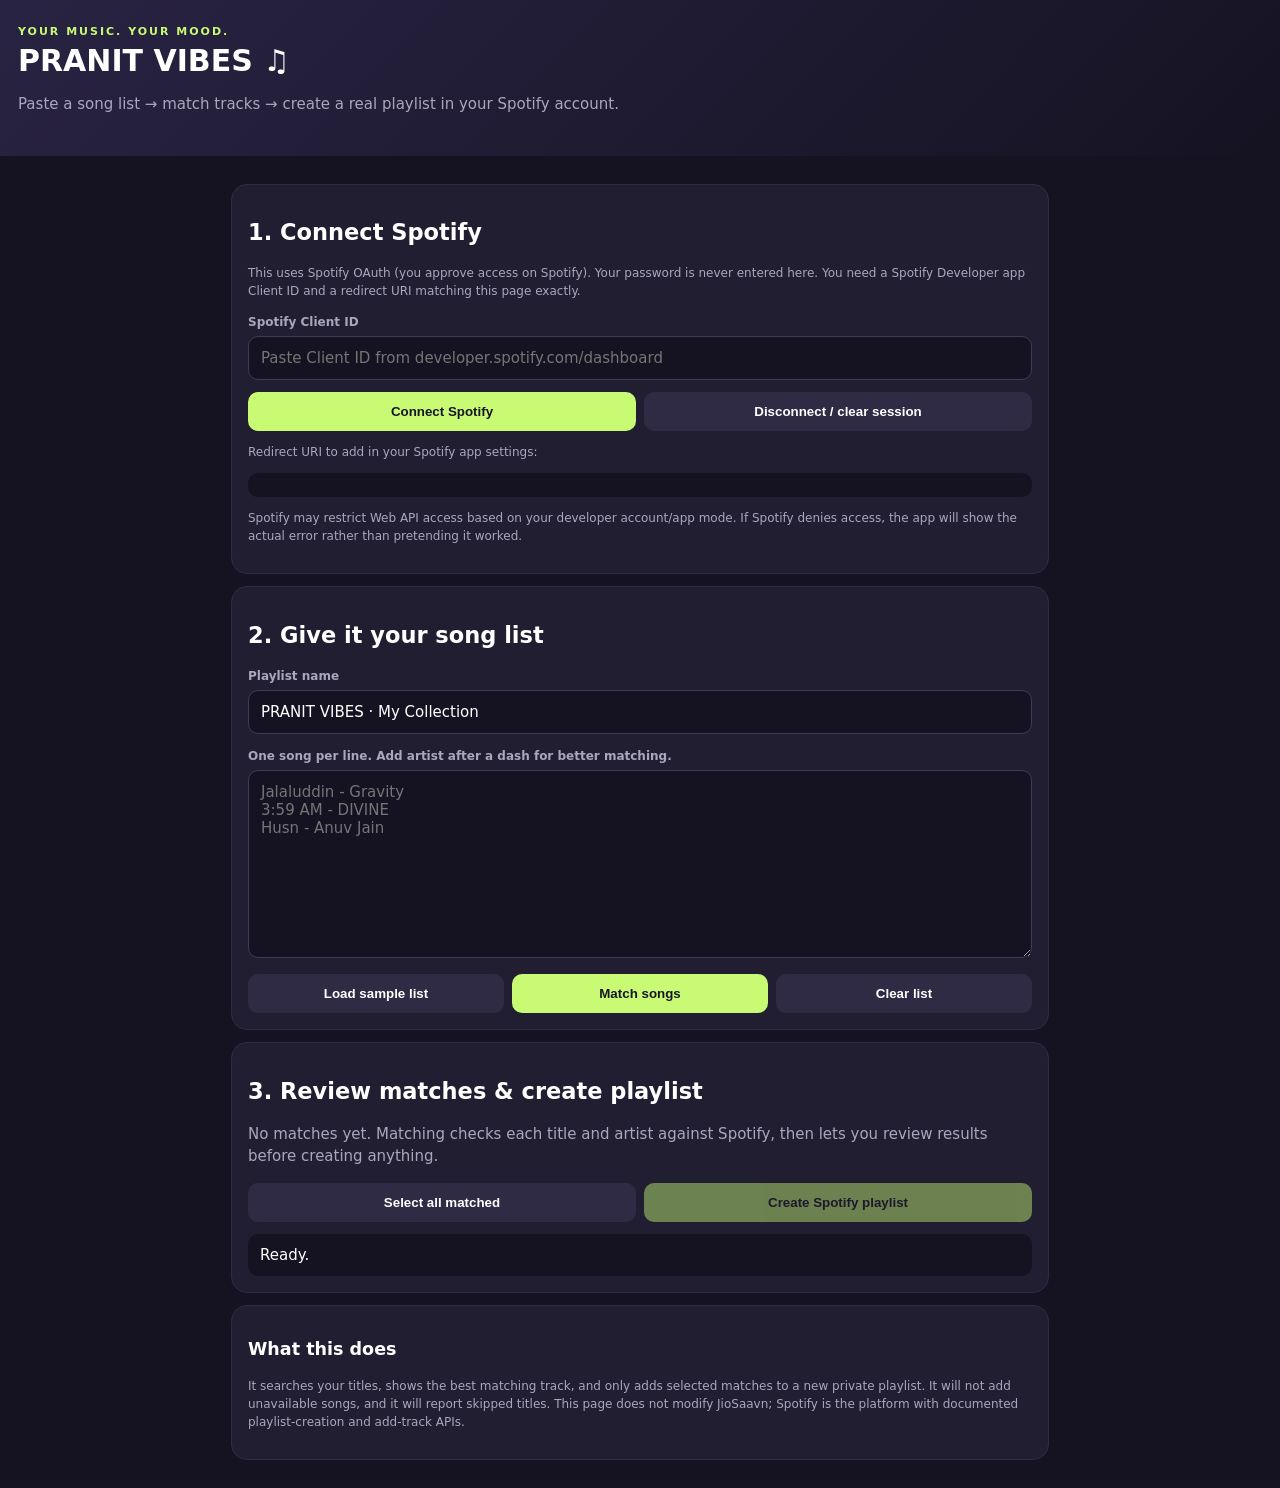
<file: playlist-web/index.html>
<!doctype html>
<html lang="en"><head><meta charset="utf-8"><meta name="viewport" content="width=device-width,initial-scale=1"><meta name="theme-color" content="#151322"><title>PRANIT VIBES · Playlist Builder</title>
<style>
:root{color-scheme:dark;--bg:#151322;--panel:#211e32;--lime:#c8fa74;--muted:#aaa7bd;--line:#403a57}*{box-sizing:border-box}body{margin:0;background:var(--bg);color:#fff;font:15px system-ui,sans-serif}header{padding:25px 18px;background:linear-gradient(135deg,#292343,#151322)}h1{margin:5px 0;font-size:30px}.eyebrow{font-size:11px;letter-spacing:2px;color:var(--lime);font-weight:800}p,.muted{color:var(--muted);line-height:1.5}.wrap{max-width:850px;margin:auto;padding:16px}.panel{background:var(--panel);border:1px solid #302b45;border-radius:16px;padding:16px;margin:12px 0}.field,textarea{width:100%;padding:12px;border-radius:10px;border:1px solid var(--line);background:#151322;color:#fff;font:inherit;margin:6px 0 12px}.row{display:flex;gap:8px;flex-wrap:wrap}.row>*{flex:1}button{border:0;border-radius:10px;padding:12px 14px;background:#302b45;color:white;font-weight:800;cursor:pointer}button.primary{background:var(--lime);color:#171525}button:disabled{opacity:.45}label{font-size:12px;color:var(--muted);font-weight:700}.status{padding:12px;border-radius:10px;background:#151322;white-space:pre-wrap;overflow-wrap:anywhere}.track{display:flex;gap:10px;padding:10px 0;border-bottom:1px solid #302b45}.track:last-child{border:0}.track input{accent-color:var(--lime)}.track .t{flex:1}.small{font-size:12px}.good{color:var(--lime)}.bad{color:#ff9d9d}a{color:var(--lime)}@media(max-width:520px){.row>*{min-width:100%}}
</style></head><body><header><div class="eyebrow">YOUR MUSIC. YOUR MOOD.</div><h1>PRANIT VIBES ♫</h1><p>Paste a song list → match tracks → create a real playlist in your Spotify account.</p></header>
<main class="wrap">
<section class="panel"><h2>1. Connect Spotify</h2><p class="small">This uses Spotify OAuth (you approve access on Spotify). Your password is never entered here. You need a Spotify Developer app Client ID and a redirect URI matching this page exactly.</p>
<label for="client">Spotify Client ID</label><input id="client" class="field" placeholder="Paste Client ID from developer.spotify.com/dashboard">
<div class="row"><button class="primary" id="connect">Connect Spotify</button><button id="logout">Disconnect / clear session</button></div>
<p class="small">Redirect URI to add in your Spotify app settings:</p><div class="status" id="redirect"></div><p class="small">Spotify may restrict Web API access based on your developer account/app mode. If Spotify denies access, the app will show the actual error rather than pretending it worked.</p></section>
<section class="panel"><h2>2. Give it your song list</h2><label for="name">Playlist name</label><input id="name" class="field" value="PRANIT VIBES · My Collection">
<label for="songs">One song per line. Add artist after a dash for better matching.</label><textarea id="songs" rows="9" placeholder="Jalaluddin - Gravity&#10;3:59 AM - DIVINE&#10;Husn - Anuv Jain"></textarea>
<div class="row"><button id="sample">Load sample list</button><button id="match" class="primary">Match songs</button><button id="clear">Clear list</button></div></section>
<section class="panel"><h2>3. Review matches & create playlist</h2><p id="summary" class="muted">No matches yet. Matching checks each title and artist against Spotify, then lets you review results before creating anything.</p><div id="results"></div><div class="row" style="margin-top:14px"><button id="selectAll">Select all matched</button><button id="create" class="primary" disabled>Create Spotify playlist</button></div><div class="status" id="status" style="margin-top:12px">Ready.</div></section>
<section class="panel"><h3>What this does</h3><p class="small">It searches your titles, shows the best matching track, and only adds selected matches to a new private playlist. It will not add unavailable songs, and it will report skipped titles. This page does not modify JioSaavn; Spotify is the platform with documented playlist-creation and add-track APIs.</p></section>
</main>
<script>
const $=id=>document.getElementById(id), REDIRECT=location.origin+location.pathname, AUTH='https://accounts.spotify.com/authorize', API='https://api.spotify.com/v1';
$('redirect').textContent=REDIRECT;
$('client').value=localStorage.getItem('pv_spotify_client')||'';
let token=null, matches=[];
function say(s,bad=false){$('status').textContent=s;$('status').className='status '+(bad?'bad':'good')}
function b64url(buf){return btoa(String.fromCharCode(...new Uint8Array(buf))).replace(/=/g,'').replace(/\+/g,'-').replace(/\//g,'_')}
async function sha(s){return crypto.subtle.digest('SHA-256',new TextEncoder().encode(s))}
function randomString(n=64){const a=new Uint8Array(n);crypto.getRandomValues(a);return Array.from(a,x=>'ABCDEFGHIJKLMNOPQRSTUVWXYZabcdefghijklmnopqrstuvwxyz0123456789-._~'[x%66]).join('')}
async function connect(){const client=$('client').value.trim();if(!client){say('Paste your Spotify Client ID first.',true);return}localStorage.setItem('pv_spotify_client',client);const verifier=randomString(64),challenge=b64url(await sha(verifier));localStorage.setItem('pv_spotify_verifier',verifier);localStorage.setItem('pv_spotify_client',client);const params=new URLSearchParams({client_id:client,response_type:'code',redirect_uri:REDIRECT,code_challenge_method:'S256',code_challenge:challenge,scope:'playlist-modify-private playlist-modify-public'});location.href=AUTH+'?'+params}
async function api(path,opts={}){const r=await fetch(API+path,{...opts,headers:{Authorization:'Bearer '+token,'Content-Type':'application/json',...(opts.headers||{})}});let d={};try{d=await r.json()}catch{}if(!r.ok)throw Error(d.error?.message||d.error_description||('Spotify API HTTP '+r.status));return d}
async function initAuth(){const qs=new URLSearchParams(location.search),code=qs.get('code'),err=qs.get('error');if(err){say('Spotify authorization failed: '+err,true);history.replaceState({},'',REDIRECT);return}if(code){const client=localStorage.getItem('pv_spotify_client'),verifier=localStorage.getItem('pv_spotify_verifier');history.replaceState({},'',REDIRECT);if(!client||!verifier){say('Login state missing. Connect again.',true);return}try{const r=await fetch('https://accounts.spotify.com/api/token',{method:'POST',headers:{'Content-Type':'application/x-www-form-urlencoded'},body:new URLSearchParams({client_id:client,grant_type:'authorization_code',code,redirect_uri:REDIRECT,code_verifier:verifier})});const d=await r.json();if(!r.ok)throw Error(d.error_description||d.error||'Token exchange failed');token=d.access_token;localStorage.setItem('pv_spotify_token',token);say('Spotify connected. You can now match songs and create a playlist.');$('connect').textContent='Spotify connected';$('create').disabled=!matches.some(x=>x.uri)}else{token=localStorage.getItem('pv_spotify_token');if(token){try{await api('/me');say('Existing Spotify session loaded.');$('connect').textContent='Spotify connected'}catch{token=null;localStorage.removeItem('pv_spotify_token');say('Session expired. Connect Spotify again.',true)}}}}
$('connect').onclick=connect;$('logout').onclick=()=>{token=null;localStorage.removeItem('pv_spotify_token');localStorage.removeItem('pv_spotify_verifier');say('Local session cleared. For full revocation, remove this app from your Spotify account settings.');$('connect').textContent='Connect Spotify';$('create').disabled=true};
$('sample').onclick=()=>$('songs').value='Jalaluddin - Gravity\nDukandaar - Gravity\nBabam Bam - Paradox\n3:59 AM - DIVINE\nKaam 25 - DIVINE\nMirchi - DIVINE, MC Altaf\nMere Gully Mein - DIVINE, Naezy\nMachayenge - Emiway Bantai\nSeedha Makeover - KR$NA\nFreeverse Feast - KR$NA\nHusn - Anuv Jain\nMaan Meri Jaan - King';
$('clear').onclick=()=>{$('songs').value='';matches=[];$('results').innerHTML='';$('summary').textContent='No matches yet.';$('create').disabled=true};
function parseLines(){return $('songs').value.split(/\n/).map(s=>s.trim()).filter(Boolean).map(line=>{const parts=line.split(/\s+[—–-]\s+/);return {raw:line,q:line,title:parts[0],artist:parts.slice(1).join(' - ')}})}
async function searchTrack(q){const data=await api('/search?type=track&limit=5&market=IN&q='+encodeURIComponent(q));return data.tracks?.items||[]}
$('match').onclick=async()=>{if(!token){say('Connect Spotify first.',true);return}const lines=parseLines();if(!lines.length){say('Paste at least one song title.',true);return}matches=[];$('results').innerHTML='';say('Searching '+lines.length+' titles…');let done=0;for(const line of lines){try{const list=await searchTrack(line.q);const chosen=list[0];matches.push({raw:line.raw,track:chosen,uri:chosen?.uri||null,selected:!!chosen})}catch(e){matches.push({raw:line.raw,track:null,uri:null,selected:false,error:e.message})}done++;$('summary').textContent='Matched '+done+' / '+lines.length+' titles…';await new Promise(r=>setTimeout(r,80))}renderMatches();say('Matching complete. Review titles and artists before creating the playlist.')};
function renderMatches(){$('results').innerHTML=matches.map((m,i)=>'<div class="track"><input type="checkbox" data-i="'+i+'" '+(m.selected?'checked':'')+' '+(!m.uri?'disabled':'')+'><div class="t"><div><b>'+esc(m.raw)+'</b></div><div class="small '+(m.uri?'good':'bad')+'">'+(m.track?esc(m.track.name+' — '+m.track.artists.map(a=>a.name).join(', ')):'No match found'+(m.error?': '+esc(m.error):''))+'</div>'+(m.track?'<a class="small" target="_blank" rel="noopener" href="'+esc(m.track.external_urls.spotify)+'">Open track</a>':'')+'</div></div>').join('');$('results').querySelectorAll('input').forEach(c=>c.onchange=()=>matches[+c.dataset.i].selected=c.checked);const n=matches.filter(m=>m.selected&&m.uri).length;$('summary').textContent=n+' tracks selected · '+matches.filter(m=>!m.uri).length+' unmatched. Review before creating.';$('create').disabled=!token||n===0}
function esc(s){return String(s).replace(/[&<>"']/g,c=>({'&':'&amp;','<':'&lt;','>':'&gt;','"':'&quot;',"'":'&#39;'}[c]))}
$('selectAll').onclick=()=>{matches.forEach(m=>m.selected=!!m.uri);renderMatches()};
$('create').onclick=async()=>{if(!token){say('Connect Spotify first.',true);return}const chosen=matches.filter(m=>m.selected&&m.uri);if(!chosen.length)return;$('create').disabled=true;try{const me=await api('/me');const pl=await api('/me/playlists',{method:'POST',body:JSON.stringify({name:$('name').value.trim()||'PRANIT VIBES',description:'Created with PRANIT VIBES playlist builder',public:false})});for(let i=0;i<chosen.length;i+=100){await api('/playlists/'+pl.id+'/items',{method:'POST',body:JSON.stringify({uris:chosen.slice(i,i+100).map(m=>m.uri)})})}const skipped=matches.filter(m=>!m.uri).map(m=>m.raw);say('Playlist created successfully: '+pl.name+'\nAdded: '+chosen.length+' tracks'+(skipped.length?'\nNot found: '+skipped.join(', '):'')+'\nOpen: '+pl.external_urls.spotify);$('status').innerHTML='Playlist created: <a target="_blank" rel="noopener" href="'+esc(pl.external_urls.spotify)+'">Open in Spotify</a><br>Added '+chosen.length+' tracks. '+(skipped.length?'Unmatched: '+esc(skipped.join(', ')):'All titles matched.')}catch(e){say('Playlist creation failed: '+e.message+'\nCheck Client ID, redirect URI, Spotify API access and account permissions.',true)}finally{$('create').disabled=false}};
initAuth();
</script></body></html>
</file>
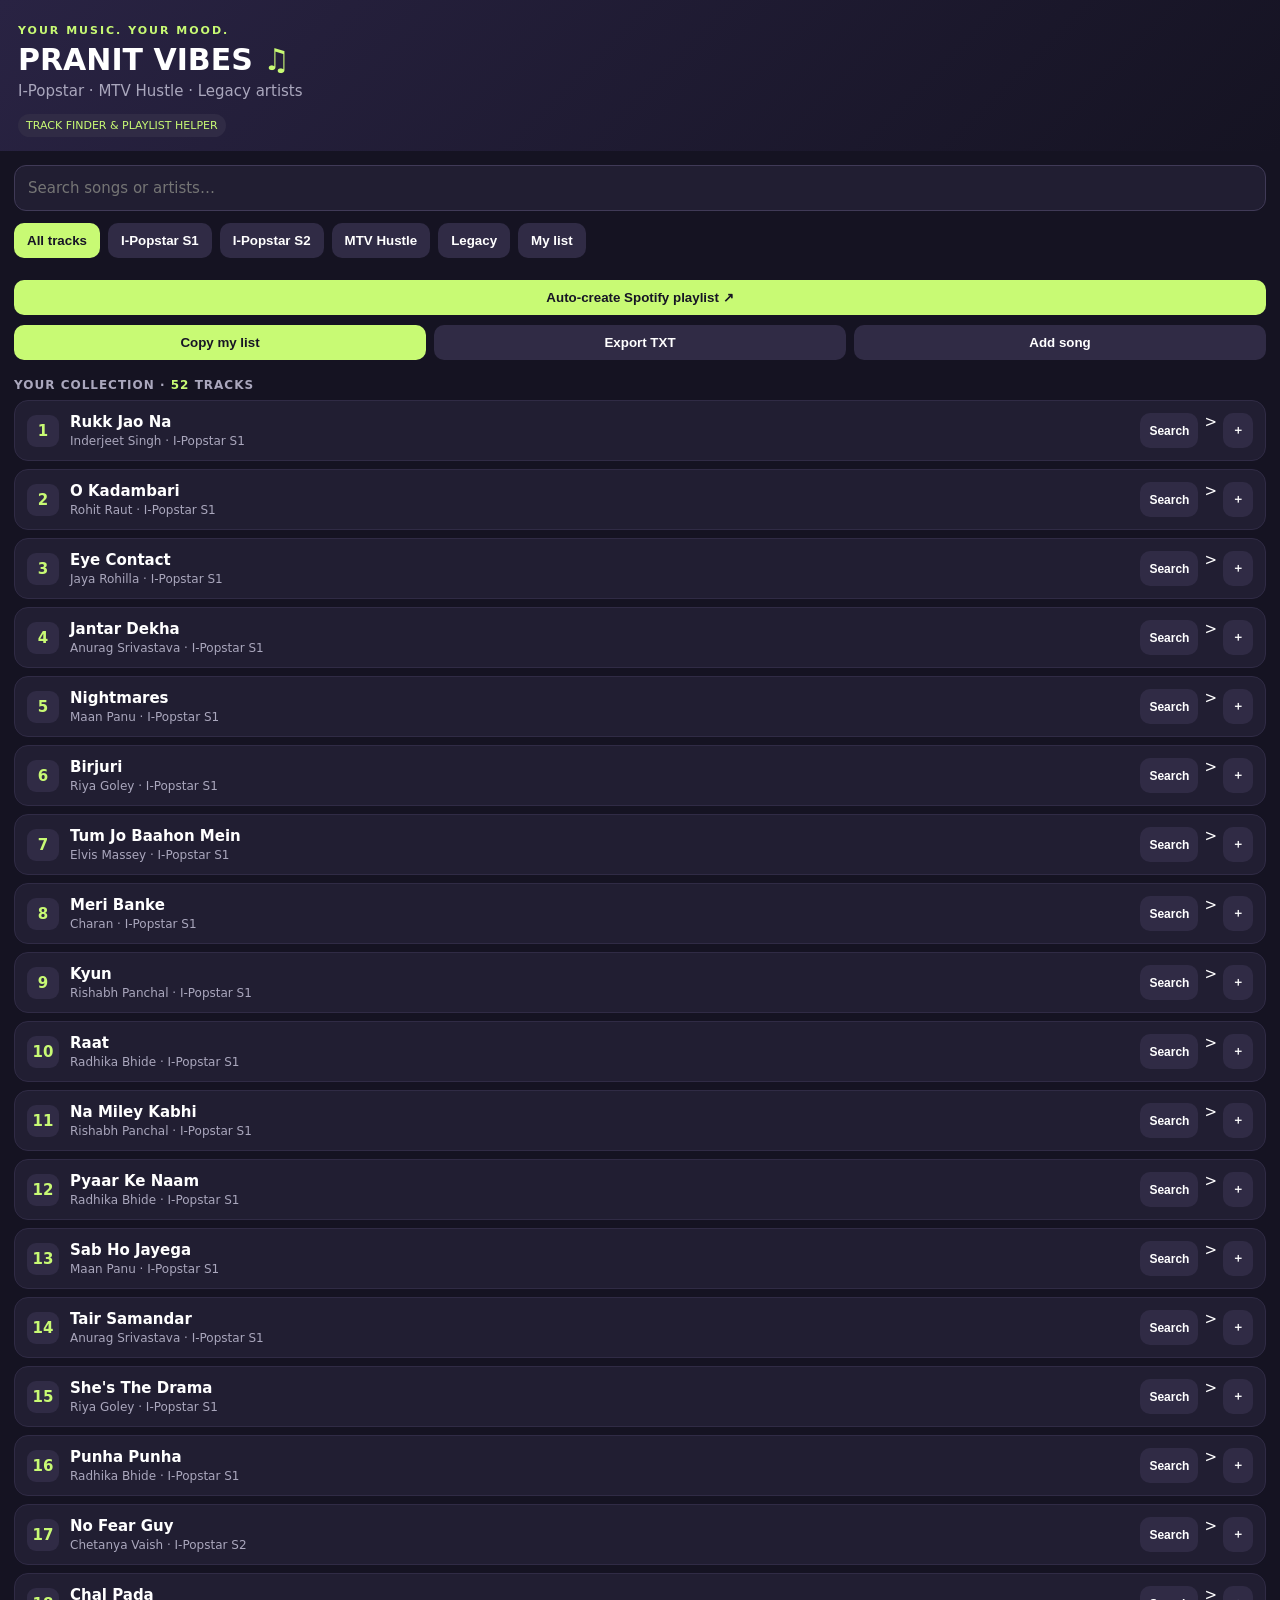
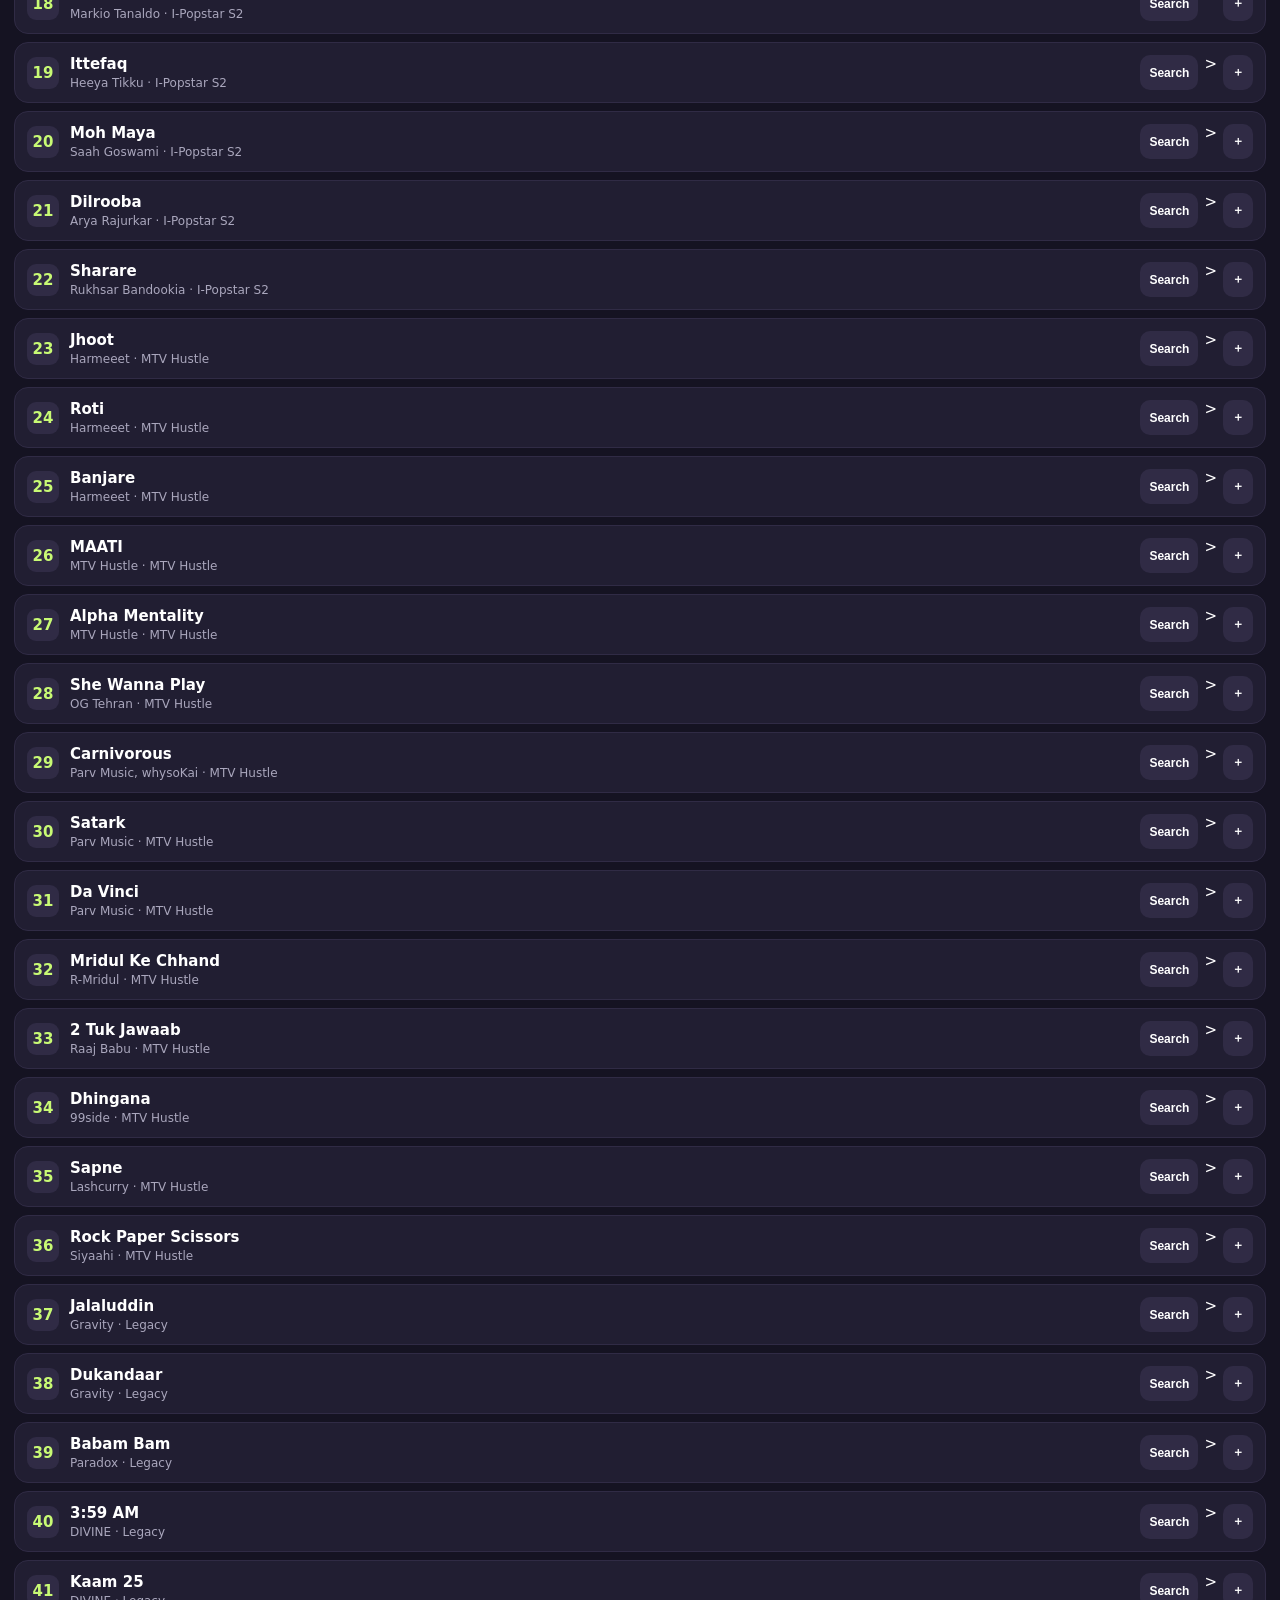
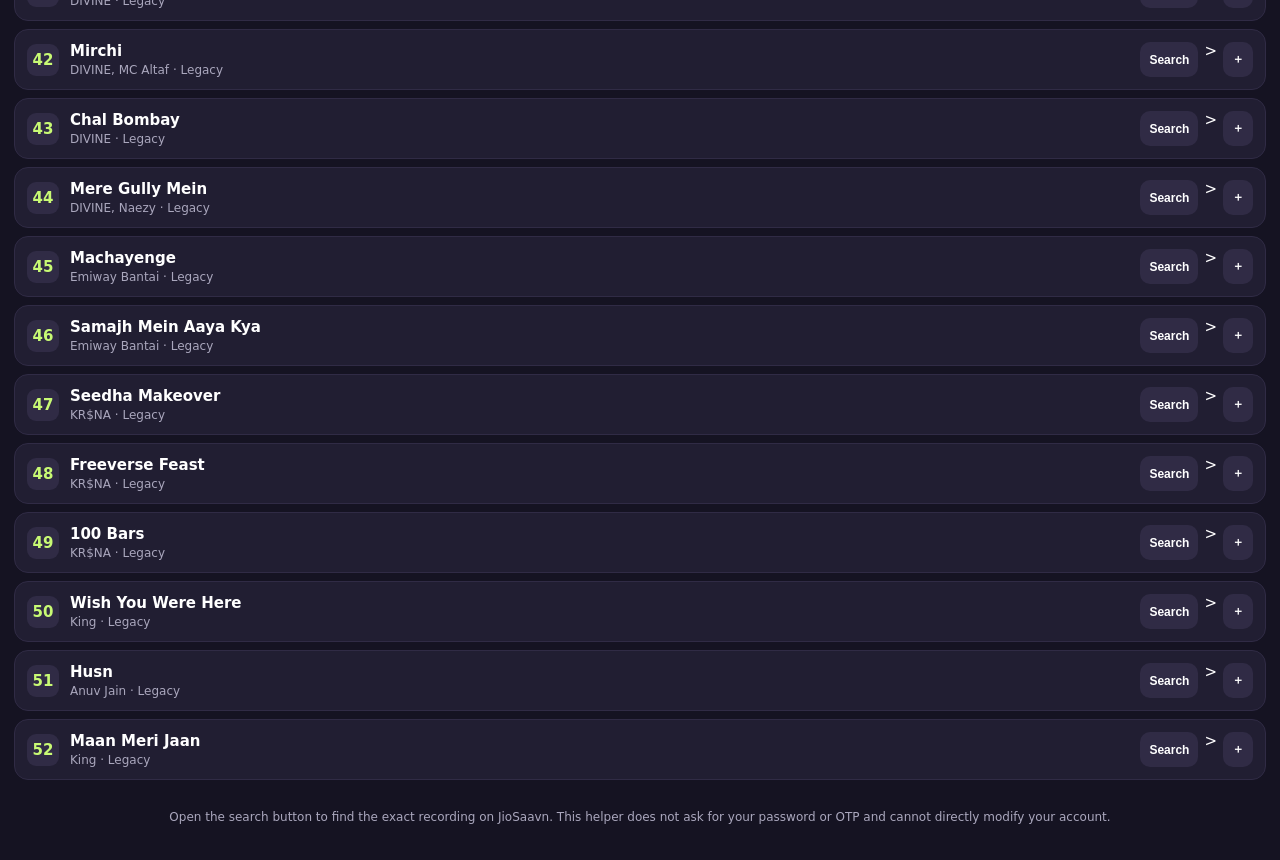
<file: android-app/app/src/main/assets/index.html>
<!doctype html>
<html lang="en"><head><meta charset="utf-8"><meta name="viewport" content="width=device-width,initial-scale=1,maximum-scale=1,user-scalable=no"><meta name="theme-color" content="#151322"><title>PRANIT VIBES</title>
<style>
:root{color-scheme:dark;--bg:#151322;--panel:#211e32;--lime:#c8fa74;--muted:#aaa7bd}*{box-sizing:border-box}body{margin:0;background:var(--bg);color:#fff;font:15px system-ui,-apple-system,sans-serif}header{padding:24px 18px 18px;background:linear-gradient(135deg,#292343,#151322)}.eyebrow{color:var(--lime);font-size:11px;font-weight:800;letter-spacing:2px}h1{font-size:30px;margin:5px 0}p{color:var(--muted);margin:5px 0 15px}.wrap{padding:14px}.search,textarea{width:100%;border:1px solid #403a57;background:#211e32;color:white;border-radius:12px;padding:13px;font:inherit;outline:none}.tabs{display:flex;gap:8px;overflow:auto;padding:12px 0}.tab,button{border:0;border-radius:10px;padding:10px 13px;background:#302b45;color:white;font-weight:700;white-space:nowrap}.tab.active,button.primary{background:var(--lime);color:#171525}.track{display:flex;align-items:center;gap:11px;padding:12px;margin:8px 0;background:var(--panel);border:1px solid #302b45;border-radius:14px}.num{width:32px;height:32px;display:grid;place-items:center;background:#302b45;border-radius:9px;color:var(--lime);font-weight:800}.meta{flex:1;min-width:0}.title{font-weight:700;overflow-wrap:anywhere}.sub{font-size:12px;color:var(--muted);margin-top:3px}.actions{display:flex;gap:6px}.actions button{padding:9px;font-size:12px}.pill{font-size:11px;color:var(--lime);background:#302b45;border-radius:30px;padding:5px 8px}.section{font-size:12px;letter-spacing:1px;color:var(--muted);font-weight:800;margin:18px 0 8px}.tools{display:flex;gap:8px;flex-wrap:wrap;margin:10px 0}.tools button{flex:1}.count{color:var(--lime);font-weight:800}.empty{padding:30px 10px;text-align:center;color:var(--muted)}footer{padding:22px;color:var(--muted);font-size:12px;text-align:center}
</style></head><body>
<header><div class="eyebrow">YOUR MUSIC. YOUR MOOD.</div><h1>PRANIT VIBES <span style="color:#c8fa74">♫</span></h1><p>I-Popstar · MTV Hustle · Legacy artists</p><span class="pill">TRACK FINDER & PLAYLIST HELPER</span></header>
<div class="wrap">
<input id="search" class="search" placeholder="Search songs or artists…" autocomplete="off">
<div class="tabs"><button class="tab active" data-cat="All">All tracks</button><button class="tab" data-cat="I-Popstar S1">I-Popstar S1</button><button class="tab" data-cat="I-Popstar S2">I-Popstar S2</button><button class="tab" data-cat="MTV Hustle">MTV Hustle</button><button class="tab" data-cat="Legacy">Legacy</button><button class="tab" data-cat="My list">My list</button></div>
<div class="tools"><button class="primary" onclick="location.href='https://pranitdandewarofficial.github.io/pranitdandewarofficial/'">Auto-create Spotify playlist ↗</button></div><div class="tools"><button class="primary" id="copy">Copy my list</button><button id="export">Export TXT</button><button id="pasteBtn">Add song</button></div>
<div id="pasteBox" hidden><textarea id="paste" rows="3" placeholder="Paste song titles, one per line"></textarea><div class="tools"><button class="primary" id="import">Import titles</button></div></div>
<div class="section">YOUR COLLECTION · <span class="count" id="count">0</span> TRACKS</div><div id="list"></div>
<footer>Open the search button to find the exact recording on JioSaavn. This helper does not ask for your password or OTP and cannot directly modify your account.</footer>
</div>
<script>
const tracks=[
["Rukk Jao Na","Inderjeet Singh","I-Popstar S1"],["O Kadambari","Rohit Raut","I-Popstar S1"],["Eye Contact","Jaya Rohilla","I-Popstar S1"],["Jantar Dekha","Anurag Srivastava","I-Popstar S1"],["Nightmares","Maan Panu","I-Popstar S1"],["Birjuri","Riya Goley","I-Popstar S1"],["Tum Jo Baahon Mein","Elvis Massey","I-Popstar S1"],["Meri Banke","Charan","I-Popstar S1"],["Kyun","Rishabh Panchal","I-Popstar S1"],["Raat","Radhika Bhide","I-Popstar S1"],["Na Miley Kabhi","Rishabh Panchal","I-Popstar S1"],["Pyaar Ke Naam","Radhika Bhide","I-Popstar S1"],["Sab Ho Jayega","Maan Panu","I-Popstar S1"],["Tair Samandar","Anurag Srivastava","I-Popstar S1"],["She's The Drama","Riya Goley","I-Popstar S1"],["Punha Punha","Radhika Bhide","I-Popstar S1"],
["No Fear Guy","Chetanya Vaish","I-Popstar S2"],["Chal Pada","Markio Tanaldo","I-Popstar S2"],["Ittefaq","Heeya Tikku","I-Popstar S2"],["Moh Maya","Saah Goswami","I-Popstar S2"],["Dilrooba","Arya Rajurkar","I-Popstar S2"],["Sharare","Rukhsar Bandookia","I-Popstar S2"],
["Jhoot","Harmeeet","MTV Hustle"],["Roti","Harmeeet","MTV Hustle"],["Banjare","Harmeeet","MTV Hustle"],["MAATI","MTV Hustle","MTV Hustle"],["Alpha Mentality","MTV Hustle","MTV Hustle"],["She Wanna Play","OG Tehran","MTV Hustle"],["Carnivorous","Parv Music, whysoKai","MTV Hustle"],["Satark","Parv Music","MTV Hustle"],["Da Vinci","Parv Music","MTV Hustle"],["Mridul Ke Chhand","R-Mridul","MTV Hustle"],["2 Tuk Jawaab","Raaj Babu","MTV Hustle"],["Dhingana","99side","MTV Hustle"],["Sapne","Lashcurry","MTV Hustle"],["Rock Paper Scissors","Siyaahi","MTV Hustle"],["Jalaluddin","Gravity","Legacy"],["Dukandaar","Gravity","Legacy"],["Babam Bam","Paradox","Legacy"],["3:59 AM","DIVINE","Legacy"],["Kaam 25","DIVINE","Legacy"],["Mirchi","DIVINE, MC Altaf","Legacy"],["Chal Bombay","DIVINE","Legacy"],["Mere Gully Mein","DIVINE, Naezy","Legacy"],["Machayenge","Emiway Bantai","Legacy"],["Samajh Mein Aaya Kya","Emiway Bantai","Legacy"],["Seedha Makeover","KR$NA","Legacy"],["Freeverse Feast","KR$NA","Legacy"],["100 Bars","KR$NA","Legacy"],["Wish You Were Here","King","Legacy"],["Husn","Anuv Jain","Legacy"],["Maan Meri Jaan","King","Legacy"]
];
let mine=JSON.parse(localStorage.getItem("pv-mine")||"[]"),cat="All";
const $=id=>document.getElementById(id);
function save(){localStorage.setItem("pv-mine",JSON.stringify(mine))}
function render(){const q=$("search").value.toLowerCase();let rows=tracks.map((t,i)=>({...{t,i},mine:false}));mine.forEach((t,j)=>rows.push({t,i:tracks.length+j,mine:true}));rows=rows.filter(x=>(cat==="All"||x.t[2]===cat||(cat==="My list"&&mine.some(m=>m[0]===x.t[0])))&&(!q||x.t.join(" ").toLowerCase().includes(q)));$("count").textContent=rows.length;$("list").innerHTML=rows.length?rows.map(x=>'<div class="track"><div class="num">'+(x.i+1)+'</div><div class="meta"><div class="title">'+esc(x.t[0])+'</div><div class="sub">'+esc(x.t[1])+' · '+esc(x.t[2])+'</div></div><div class="actions"><button data-q="'+esc(x.t[0]+" "+x.t[1])+'" onclick="findSong(this.dataset.q)">Search</button>><button onclick="addMine('+x.i+')">＋</button></div></div>').join(""):'<div class="empty">No tracks found. Add your own titles.</div>'}
function esc(s){return String(s).replace(/[&<>"']/g,c=>({"&":"&amp;","<":"&lt;",">":"&gt;",'"':"&quot;","'":"&#39;"}[c]))}
function findSong(s){location.href="https://www.jiosaavn.com/search/"+encodeURIComponent(s)}
function addMine(i){let t=i<tracks.length?tracks[i]:mine[i-tracks.length];if(!t)return;if(!mine.some(x=>x[0]===t[0]))mine.push(t);save();render()}
$("search").addEventListener("input",render);document.querySelectorAll(".tab").forEach(b=>b.onclick=()=>{cat=b.dataset.cat;document.querySelectorAll(".tab").forEach(x=>x.classList.toggle("active",x===b));render()});
$("copy").onclick=async()=>{let txt=mine.map(t=>t.join(" — ")).join("\n");try{await navigator.clipboard.writeText(txt||"PRANIT VIBES");alert("Copied!")}catch(e){prompt("Copy your list:",txt)}};
$("export").onclick=()=>{let a=document.createElement("a"),u=URL.createObjectURL(new Blob([mine.map(t=>t.join(" — ")).join("\n")],{type:"text/plain"}));a.href=u;a.download="PRANIT-VIBES.txt";a.click();URL.revokeObjectURL(u)};
$("pasteBtn").onclick=()=>$("pasteBox").hidden=!$("pasteBox").hidden;
$("import").onclick=()=>{$("paste").value.split(/\n/).map(s=>s.trim()).filter(Boolean).forEach(s=>{if(!mine.some(t=>t[0].toLowerCase()===s.toLowerCase()))mine.push([s,"","My list"])});save();$("paste").value="";render();alert("Imported song titles")};
render();
</script></body></html>
</file>
